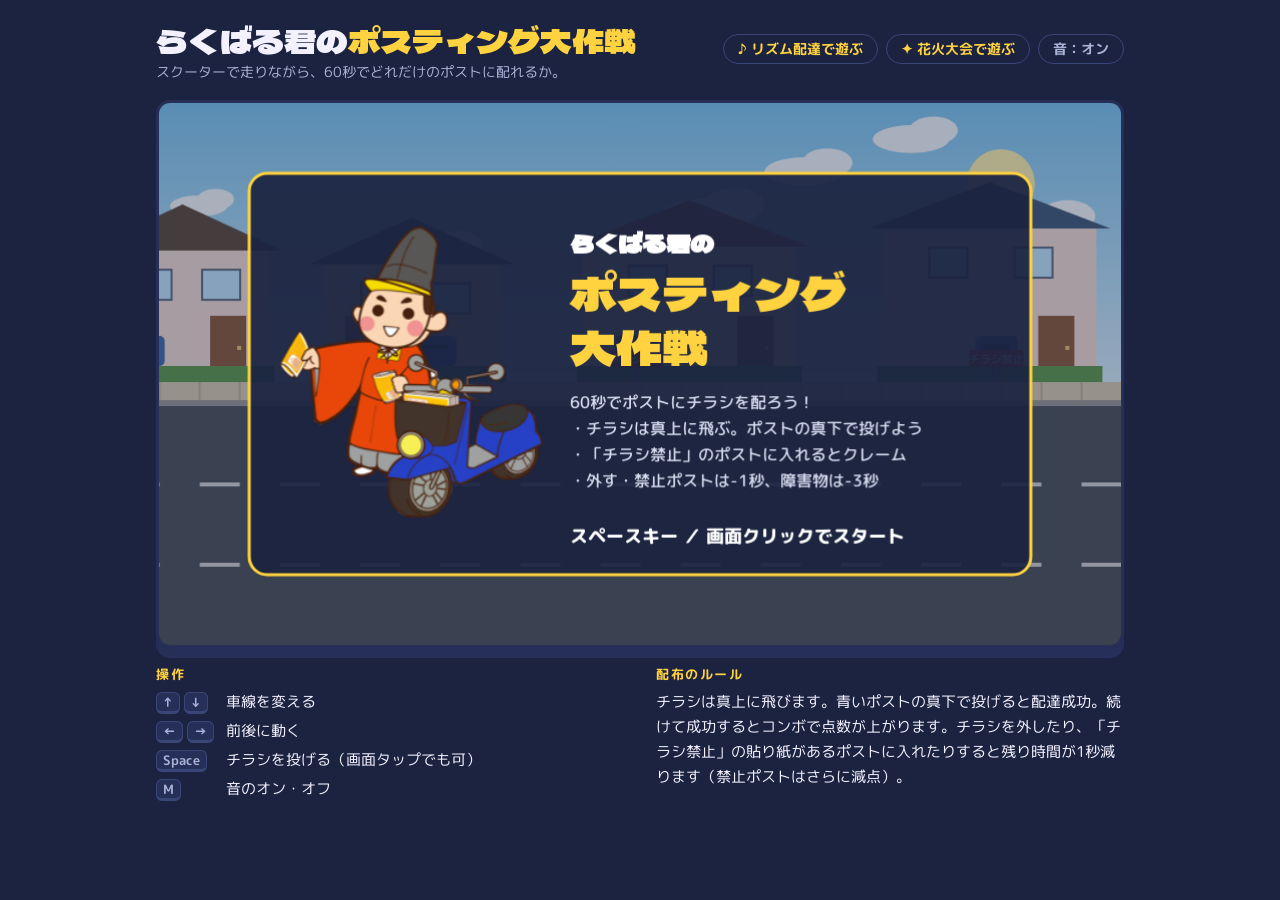
<file: index.html>
<!doctype html>
<html lang="ja">
<head>
  <meta charset="utf-8">
  <meta name="viewport" content="width=device-width, initial-scale=1, viewport-fit=cover">
  <title>らくばる君のポスティング大作戦</title>
  <meta name="claude:viewport-fit-sides" content="cover">
  <link rel="preconnect" href="https://fonts.googleapis.com">
  <link rel="preconnect" href="https://fonts.gstatic.com" crossorigin>
  <link rel="stylesheet" href="https://fonts.googleapis.com/css2?family=Dela+Gothic+One&family=M+PLUS+Rounded+1c:wght@500;700;800&display=swap">
  <link rel="stylesheet" href="style.css">
</head>
<body>
  <main class="wrap">
    <header class="top">
      <div>
        <h1>らくばる君の<span>ポスティング大作戦</span></h1>
        <p class="sub">スクーターで走りながら、60秒でどれだけのポストに配れるか。</p>
      </div>
      <div class="tools">
        <a class="other-game" href="rhythm/">♪ リズム配達で遊ぶ</a>
        <a class="other-game" href="hanabi/">✦ 花火大会で遊ぶ</a>
        <button id="mute" type="button" aria-pressed="false">音：オン</button>
      </div>
    </header>

    <div class="stage">
      <canvas id="game" width="960" height="540" tabindex="0" aria-label="ゲーム画面"></canvas>
    </div>

    <div class="pad" aria-label="操作ボタン">
      <button type="button" data-act="up" aria-label="上の車線へ">▲</button>
      <button type="button" data-act="down" aria-label="下の車線へ">▼</button>
      <button type="button" data-act="left" aria-label="左へ">◀</button>
      <button type="button" data-act="right" aria-label="右へ">▶</button>
      <button type="button" data-act="throw" class="throw">チラシを投げる</button>
    </div>

    <section class="howto">
      <div>
        <h2>操作</h2>
        <dl>
          <dt><kbd>↑</kbd> <kbd>↓</kbd></dt><dd>車線を変える</dd>
          <dt><kbd>←</kbd> <kbd>→</kbd></dt><dd>前後に動く</dd>
          <dt><kbd>Space</kbd></dt><dd>チラシを投げる（画面タップでも可）</dd>
          <dt><kbd>M</kbd></dt><dd>音のオン・オフ</dd>
        </dl>
      </div>
      <div>
        <h2>配布のルール</h2>
        <p>チラシは真上に飛びます。青いポストの真下で投げると配達成功。続けて成功するとコンボで点数が上がります。チラシを外したり、「チラシ禁止」の貼り紙があるポストに入れたりすると残り時間が1秒減ります（禁止ポストはさらに減点）。</p>
      </div>
    </section>
  </main>
  <script src="game.js"></script>
</body>
</html>
</file>
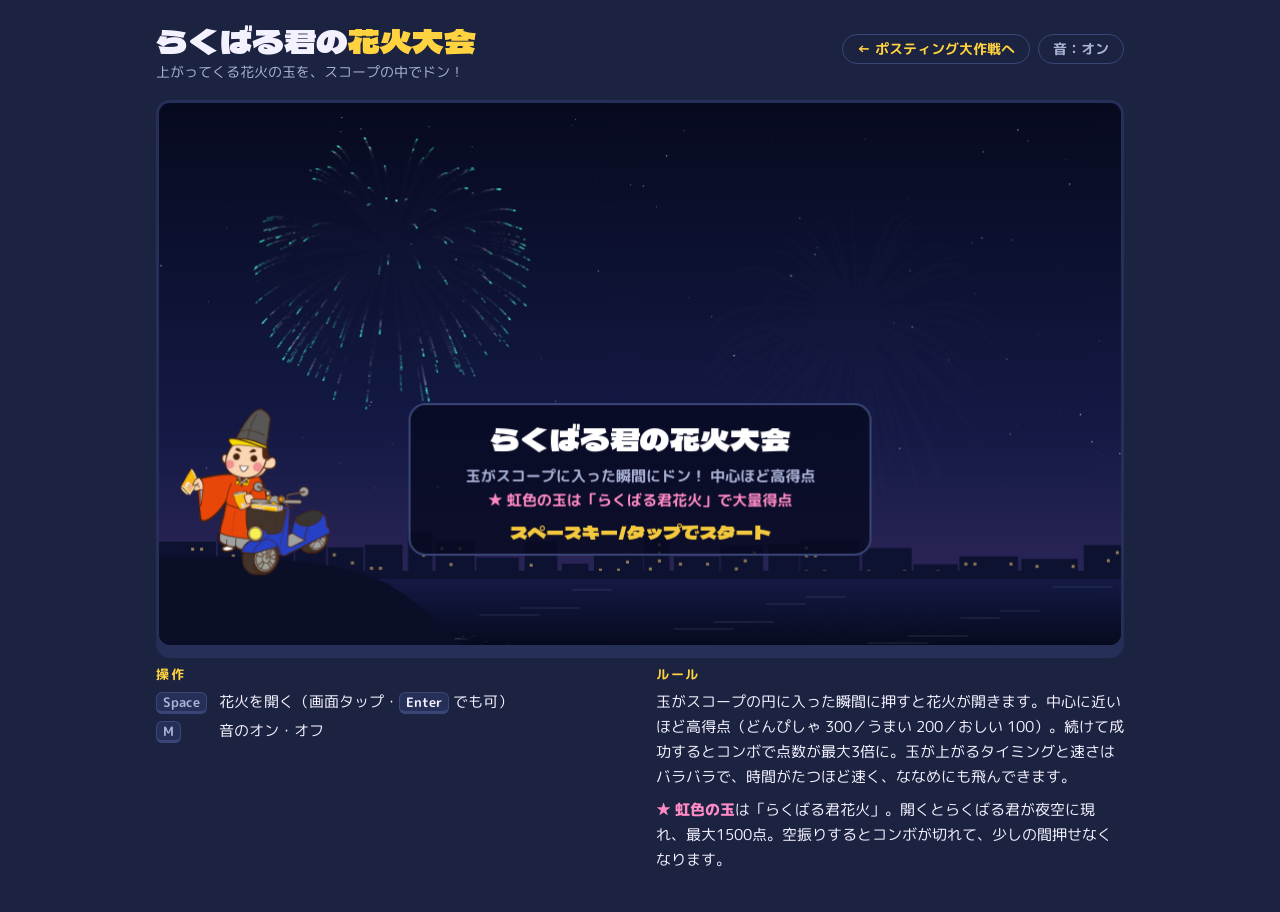
<file: hanabi/index.html>
<!doctype html>
<html lang="ja">
<head>
  <meta charset="utf-8">
  <meta name="viewport" content="width=device-width, initial-scale=1, viewport-fit=cover">
  <title>らくばる君の花火大会</title>
  <link rel="preconnect" href="https://fonts.googleapis.com">
  <link rel="preconnect" href="https://fonts.gstatic.com" crossorigin>
  <link rel="stylesheet" href="https://fonts.googleapis.com/css2?family=Dela+Gothic+One&family=M+PLUS+Rounded+1c:wght@500;700;800&display=swap">
  <link rel="stylesheet" href="style.css">
</head>
<body>
  <main class="wrap">
    <header class="top">
      <div>
        <h1>らくばる君の<span>花火大会</span></h1>
        <p class="sub">上がってくる花火の玉を、スコープの中でドン！</p>
      </div>
      <div class="tools">
        <a class="other-game" href="../">← ポスティング大作戦へ</a>
        <button id="mute" type="button" aria-pressed="false">音：オン</button>
      </div>
    </header>

    <div class="stage">
      <canvas id="game" width="960" height="540" tabindex="0" aria-label="ゲーム画面"></canvas>
    </div>

    <div class="pad" aria-label="操作ボタン">
      <button type="button" id="fire" class="fire">ドン！</button>
    </div>

    <section class="howto">
      <div>
        <h2>操作</h2>
        <dl>
          <dt><kbd>Space</kbd></dt><dd>花火を開く（画面タップ・<kbd>Enter</kbd> でも可）</dd>
          <dt><kbd>M</kbd></dt><dd>音のオン・オフ</dd>
        </dl>
      </div>
      <div>
        <h2>ルール</h2>
        <p>玉がスコープの円に入った瞬間に押すと花火が開きます。中心に近いほど高得点（どんぴしゃ 300／うまい 200／おしい 100）。続けて成功するとコンボで点数が最大3倍に。玉が上がるタイミングと速さはバラバラで、時間がたつほど速く、ななめにも飛んできます。</p>
        <p class="note"><span class="raku">★ 虹色の玉</span>は「らくばる君花火」。開くとらくばる君が夜空に現れ、最大1500点。空振りするとコンボが切れて、少しの間押せなくなります。</p>
      </div>
    </section>
  </main>
  <script src="game.js"></script>
</body>
</html>
</file>
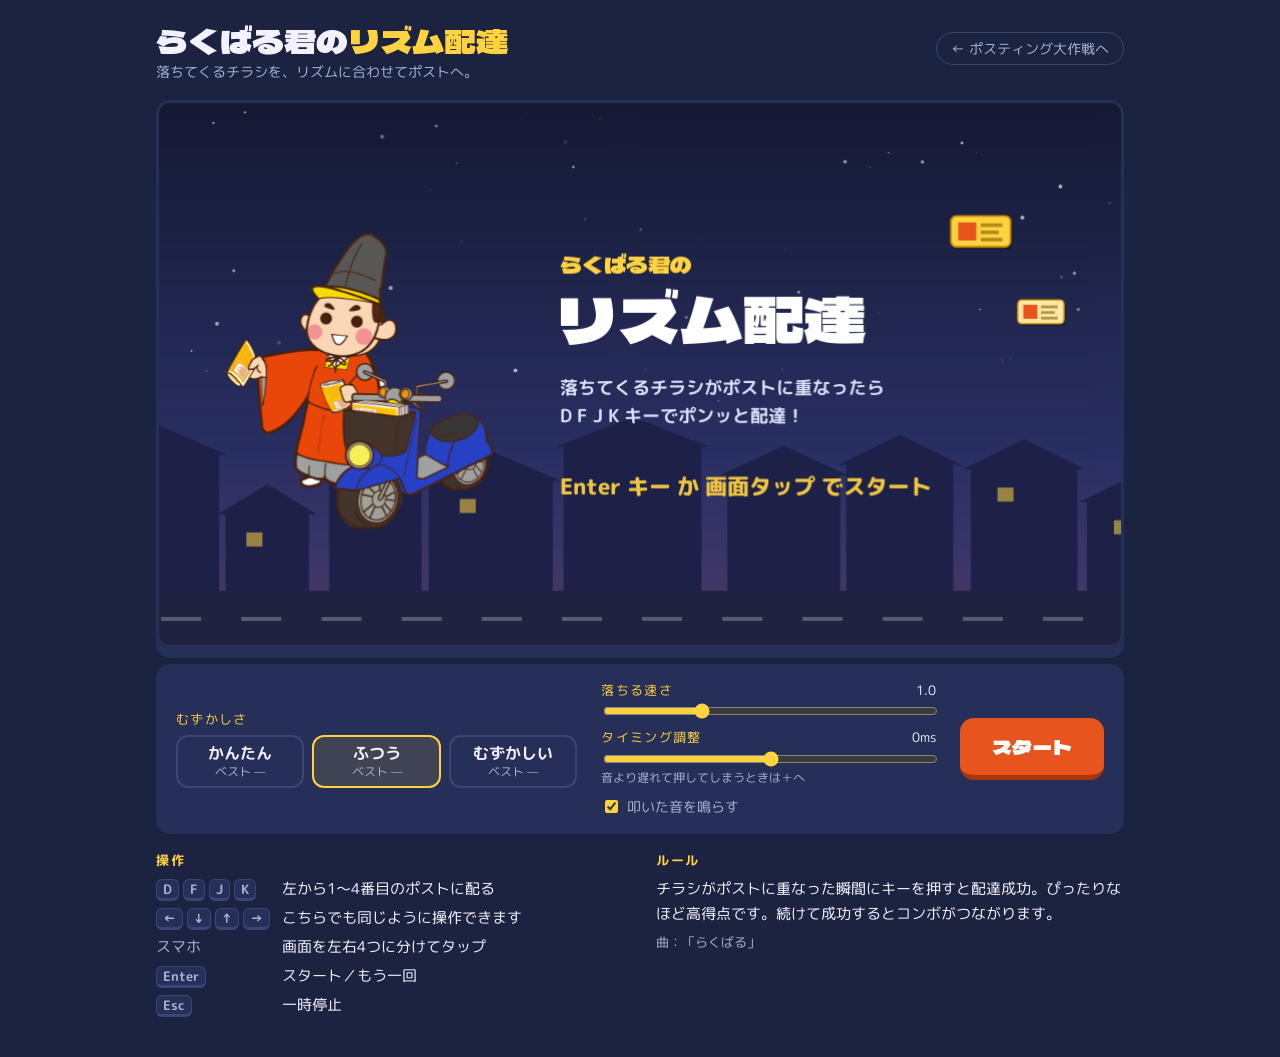
<file: rhythm/index.html>
<!doctype html>
<html lang="ja">
<head>
  <meta charset="utf-8">
  <meta name="viewport" content="width=device-width, initial-scale=1, viewport-fit=cover">
  <title>らくばる君のリズム配達</title>
  <link rel="preconnect" href="https://fonts.googleapis.com">
  <link rel="preconnect" href="https://fonts.gstatic.com" crossorigin>
  <link rel="stylesheet" href="https://fonts.googleapis.com/css2?family=Dela+Gothic+One&family=M+PLUS+Rounded+1c:wght@500;700;800&display=swap">
  <link rel="stylesheet" href="style.css">
</head>
<body>
  <main class="wrap">
    <header class="top">
      <div>
        <h1>らくばる君の<span>リズム配達</span></h1>
        <p class="sub">落ちてくるチラシを、リズムに合わせてポストへ。</p>
      </div>
      <a class="back" href="../">← ポスティング大作戦へ</a>
    </header>

    <div class="stage">
      <canvas id="game" width="960" height="540" tabindex="0" aria-label="ゲーム画面"></canvas>
    </div>

    <section class="panel" id="panel" aria-label="ゲームの設定">
      <fieldset class="diff">
        <legend>むずかしさ</legend>
        <label><input type="radio" name="diff" value="easy"><span><b>かんたん</b><small id="best-easy">ベスト —</small></span></label>
        <label><input type="radio" name="diff" value="normal" checked><span><b>ふつう</b><small id="best-normal">ベスト —</small></span></label>
        <label><input type="radio" name="diff" value="hard"><span><b>むずかしい</b><small id="best-hard">ベスト —</small></span></label>
      </fieldset>

      <div class="opts">
        <label class="opt">
          <span>落ちる速さ <output id="speed-out">1.0</output></span>
          <input type="range" id="speed" min="0.6" max="2" step="0.1" value="1">
        </label>
        <label class="opt">
          <span>タイミング調整 <output id="offset-out">0ms</output></span>
          <input type="range" id="offset" min="-200" max="200" step="10" value="0">
          <small>音より遅れて押してしまうときは＋へ</small>
        </label>
        <label class="check"><input type="checkbox" id="sfx" checked> 叩いた音を鳴らす</label>
      </div>

      <button type="button" id="start" class="start">スタート</button>
    </section>

    <section class="howto">
      <div>
        <h2>操作</h2>
        <dl>
          <dt><kbd>D</kbd> <kbd>F</kbd> <kbd>J</kbd> <kbd>K</kbd></dt><dd>左から1〜4番目のポストに配る</dd>
          <dt><kbd>←</kbd> <kbd>↓</kbd> <kbd>↑</kbd> <kbd>→</kbd></dt><dd>こちらでも同じように操作できます</dd>
          <dt>スマホ</dt><dd>画面を左右4つに分けてタップ</dd>
          <dt><kbd>Enter</kbd></dt><dd>スタート／もう一回</dd>
          <dt><kbd>Esc</kbd></dt><dd>一時停止</dd>
        </dl>
      </div>
      <div>
        <h2>ルール</h2>
        <p>チラシがポストに重なった瞬間にキーを押すと配達成功。ぴったりなほど高得点です。続けて成功するとコンボがつながります。</p>
        <p class="note">曲：「らくばる」</p>
      </div>
    </section>
  </main>

  <script src="charts.js"></script>
  <script src="game.js"></script>
</body>
</html>
</file>
<file: style.css>
/* らくばる君のポスティング大作戦 — 見た目の設定
   配色：らくばる君の装束の朱色と、チラシの黄色を夜明け前の藍色にのせる */
:root {
  --ink: #1b2340;      /* 背景の藍色 */
  --panel: #252f57;    /* 枠の色 */
  --line: #3a4677;
  --text: #f4f1ff;
  --muted: #aab3d6;
  --vermilion: #e8541e; /* らくばる君の装束 */
  --flyer: #ffd23f;     /* チラシの黄色 */
  --display: "Dela Gothic One", "M PLUS Rounded 1c", "Hiragino Sans", Meiryo, sans-serif;
  --body: "M PLUS Rounded 1c", "Hiragino Maru Gothic ProN", Meiryo, sans-serif;
  color-scheme: dark;
}

* { box-sizing: border-box; }

body {
  margin: 0;
  background: var(--ink);
  color: var(--text);
  font-family: var(--body);
  line-height: 1.7;
}

.wrap {
  max-width: 1000px;
  margin: 0 auto;
  padding-block: 20px 40px;
  padding-left: max(16px, env(safe-area-inset-left, 0px));
  padding-right: max(16px, env(safe-area-inset-right, 0px));
  display: grid;
  gap: 16px;
}

.top {
  display: flex;
  flex-wrap: wrap;
  align-items: baseline;
  justify-content: space-between;
  gap: 8px 16px;
}

h1 {
  margin: 0;
  font-family: var(--display);
  font-weight: 400;
  font-size: clamp(1.4rem, 4vw, 2rem);
  line-height: 1.25;
  text-wrap: balance;
}
h1 span { color: var(--flyer); }

.sub { margin: 0; color: var(--muted); font-size: 0.9rem; }

.stage {
  border-radius: 14px;
  overflow: hidden;
  border: 3px solid var(--panel);
  box-shadow: 0 10px 0 var(--panel);
  max-width: 100%;
}

canvas {
  display: block;
  width: 100%;
  height: auto;
  aspect-ratio: 16 / 9;
  touch-action: none;
  cursor: pointer;
  outline: none; /* クリックで入力先になったときの枠線は出さない */
}
.stage:focus-within { border-color: var(--line); }

/* スマホ用のボタン（指で操作する端末だけ表示） */
.pad {
  display: none;
  grid-template-columns: repeat(4, 1fr) 2fr;
  gap: 8px;
  user-select: none;
  -webkit-user-select: none;
}
@media (pointer: coarse) {
  .pad { display: grid; }
}
.pad button {
  font: 700 1.1rem var(--body);
  color: var(--text);
  background: var(--panel);
  border: 2px solid var(--line);
  border-radius: 12px;
  min-height: 56px;
  touch-action: manipulation;
}
.pad button:active { background: var(--line); }
.pad .throw {
  background: var(--vermilion);
  border-color: #ff8a5c;
  font-size: 1rem;
}

.tools { display: flex; gap: 8px; }
.other-game {
  font: 700 0.85rem var(--body);
  color: var(--flyer);
  text-decoration: none;
  border: 1px solid var(--line);
  border-radius: 999px;
  padding: 4px 14px;
}
.tools button {
  font: 700 0.85rem var(--body);
  color: var(--muted);
  background: transparent;
  border: 1px solid var(--line);
  border-radius: 999px;
  padding: 4px 14px;
  cursor: pointer;
}
button:focus-visible { outline: 3px solid var(--flyer); outline-offset: 2px; }

.howto {
  display: grid;
  grid-template-columns: repeat(auto-fit, minmax(240px, 1fr));
  gap: 12px 32px;
  color: var(--muted);
  font-size: 0.92rem;
}
.howto h2 {
  margin: 0 0 4px;
  font-size: 0.8rem;
  letter-spacing: 0.12em;
  color: var(--flyer);
}
.howto dl { margin: 0; display: grid; grid-template-columns: auto 1fr; gap: 4px 12px; }
.howto dt { white-space: nowrap; }
.howto dd { margin: 0; color: var(--text); }
.howto p { margin: 0; color: var(--text); }

kbd {
  font: 700 0.8rem var(--body);
  background: var(--panel);
  border: 1px solid var(--line);
  border-bottom-width: 3px;
  border-radius: 6px;
  padding: 0 6px;
}

@media (prefers-reduced-motion: reduce) {
  * { scroll-behavior: auto; }
}
</file>
<file: hanabi/style.css>
/* らくばる君の花火大会 — 見た目の設定（ポスティング大作戦と同じ配色）
   配色：らくばる君の装束の朱色と、チラシの黄色を夜明け前の藍色にのせる */
:root {
  --ink: #1b2340;      /* 背景の藍色 */
  --panel: #252f57;    /* 枠の色 */
  --line: #3a4677;
  --text: #f4f1ff;
  --muted: #aab3d6;
  --vermilion: #e8541e; /* らくばる君の装束 */
  --flyer: #ffd23f;     /* チラシの黄色 */
  --display: "Dela Gothic One", "M PLUS Rounded 1c", "Hiragino Sans", Meiryo, sans-serif;
  --body: "M PLUS Rounded 1c", "Hiragino Maru Gothic ProN", Meiryo, sans-serif;
  color-scheme: dark;
}

* { box-sizing: border-box; }

body {
  margin: 0;
  background: var(--ink);
  color: var(--text);
  font-family: var(--body);
  line-height: 1.7;
}

.wrap {
  max-width: 1000px;
  margin: 0 auto;
  padding-block: 20px 40px;
  padding-left: max(16px, env(safe-area-inset-left, 0px));
  padding-right: max(16px, env(safe-area-inset-right, 0px));
  display: grid;
  gap: 16px;
}

.top {
  display: flex;
  flex-wrap: wrap;
  align-items: baseline;
  justify-content: space-between;
  gap: 8px 16px;
}

h1 {
  margin: 0;
  font-family: var(--display);
  font-weight: 400;
  font-size: clamp(1.4rem, 4vw, 2rem);
  line-height: 1.25;
  text-wrap: balance;
}
h1 span { color: var(--flyer); }

.sub { margin: 0; color: var(--muted); font-size: 0.9rem; }

.stage {
  border-radius: 14px;
  overflow: hidden;
  border: 3px solid var(--panel);
  box-shadow: 0 10px 0 var(--panel);
  max-width: 100%;
}

canvas {
  display: block;
  width: 100%;
  height: auto;
  aspect-ratio: 16 / 9;
  touch-action: none;
  cursor: pointer;
  outline: none; /* クリックで入力先になったときの枠線は出さない */
}
.stage:focus-within { border-color: var(--line); }

/* スマホ用のボタン（指で操作する端末だけ表示） */
.pad {
  display: none;
  grid-template-columns: 1fr;
  gap: 8px;
  user-select: none;
  -webkit-user-select: none;
}
@media (pointer: coarse) {
  .pad { display: grid; }
}
.pad button {
  font: 700 1.1rem var(--body);
  color: var(--text);
  background: var(--panel);
  border: 2px solid var(--line);
  border-radius: 12px;
  min-height: 56px;
  touch-action: manipulation;
}
.pad button:active { background: var(--line); }
.pad .fire {
  min-height: 72px;
  font-family: var(--display);
  font-weight: 400;
  font-size: 1.5rem !important;
  background: var(--vermilion);
  border-color: #ff8a5c;
  font-size: 1rem;
}

.tools { display: flex; gap: 8px; }
.other-game {
  font: 700 0.85rem var(--body);
  color: var(--flyer);
  text-decoration: none;
  border: 1px solid var(--line);
  border-radius: 999px;
  padding: 4px 14px;
}
.tools button {
  font: 700 0.85rem var(--body);
  color: var(--muted);
  background: transparent;
  border: 1px solid var(--line);
  border-radius: 999px;
  padding: 4px 14px;
  cursor: pointer;
}
button:focus-visible { outline: 3px solid var(--flyer); outline-offset: 2px; }

.howto {
  display: grid;
  grid-template-columns: repeat(auto-fit, minmax(240px, 1fr));
  gap: 12px 32px;
  color: var(--muted);
  font-size: 0.92rem;
}
.howto h2 {
  margin: 0 0 4px;
  font-size: 0.8rem;
  letter-spacing: 0.12em;
  color: var(--flyer);
}
.howto dl { margin: 0; display: grid; grid-template-columns: auto 1fr; gap: 4px 12px; }
.howto dt { white-space: nowrap; }
.howto dd { margin: 0; color: var(--text); }
.howto p { margin: 0; color: var(--text); }

kbd {
  font: 700 0.8rem var(--body);
  background: var(--panel);
  border: 1px solid var(--line);
  border-bottom-width: 3px;
  border-radius: 6px;
  padding: 0 6px;
}

@media (prefers-reduced-motion: reduce) {
  * { scroll-behavior: auto; }
}

.howto .note { margin-top: 8px; }
.howto .raku { color: #ff8ac6; font-weight: 800; }
</file>
<file: rhythm/style.css>
/* らくばる君のリズム配達 — 見た目の設定
   配色は「ポスティング大作戦」とそろえて、藍色の夜道に朱色とチラシの黄色 */
:root {
  --ink: #1b2340;
  --panel: #252f57;
  --line: #3a4677;
  --text: #f4f1ff;
  --muted: #aab3d6;
  --vermilion: #e8541e;
  --flyer: #ffd23f;
  --display: "Dela Gothic One", "M PLUS Rounded 1c", "Hiragino Sans", Meiryo, sans-serif;
  --body: "M PLUS Rounded 1c", "Hiragino Maru Gothic ProN", Meiryo, sans-serif;
  color-scheme: dark;
}

* { box-sizing: border-box; }

body {
  margin: 0;
  background: var(--ink);
  color: var(--text);
  font-family: var(--body);
  line-height: 1.7;
}

.wrap {
  max-width: 1000px;
  margin: 0 auto;
  padding-block: 20px 40px;
  padding-left: max(16px, env(safe-area-inset-left, 0px));
  padding-right: max(16px, env(safe-area-inset-right, 0px));
  display: grid;
  gap: 16px;
}

.top {
  display: flex;
  flex-wrap: wrap;
  align-items: baseline;
  justify-content: space-between;
  gap: 8px 16px;
}

h1 {
  margin: 0;
  font-family: var(--display);
  font-weight: 400;
  font-size: clamp(1.4rem, 4vw, 2rem);
  line-height: 1.25;
}
h1 span { color: var(--flyer); }
.sub { margin: 0; color: var(--muted); font-size: 0.9rem; }

.back {
  color: var(--muted);
  font-size: 0.85rem;
  text-decoration: none;
  border: 1px solid var(--line);
  border-radius: 999px;
  padding: 4px 14px;
}
.back:hover { color: var(--text); }

.stage {
  border-radius: 14px;
  overflow: hidden;
  border: 3px solid var(--panel);
  box-shadow: 0 10px 0 var(--panel);
}

canvas {
  display: block;
  width: 100%;
  height: auto;
  aspect-ratio: 16 / 9;
  touch-action: none;
  cursor: pointer;
  outline: none;
  user-select: none;
  -webkit-user-select: none;
  -webkit-tap-highlight-color: transparent;
}

/* 設定パネル */
.panel {
  display: grid;
  grid-template-columns: 1.2fr 1fr auto;
  gap: 16px 24px;
  align-items: center;
  background: var(--panel);
  border-radius: 14px;
  padding: 16px 20px;
}
.panel.playing { opacity: 0.45; pointer-events: none; }
@media (max-width: 760px) {
  .panel { grid-template-columns: 1fr; }
}

.diff { border: 0; margin: 0; padding: 0; display: flex; gap: 8px; flex-wrap: wrap; }
.diff legend, .opt > span {
  font-size: 0.8rem;
  letter-spacing: 0.1em;
  color: var(--flyer);
  padding: 0;
  margin-bottom: 4px;
}
.diff label { flex: 1 1 0; min-width: 0; cursor: pointer; }
.diff input { position: absolute; opacity: 0; pointer-events: none; }
.diff label span {
  display: grid;
  text-align: center;
  border: 2px solid var(--line);
  border-radius: 12px;
  padding: 6px 8px;
  line-height: 1.35;
}
.diff b { font-size: 1rem; white-space: nowrap; }
@media (max-width: 420px) { .diff b { font-size: 0.9rem; } .diff label span { padding: 6px 4px; } }
.diff small { color: var(--muted); font-size: 0.75rem; font-variant-numeric: tabular-nums; }
.diff input:checked + span { border-color: var(--flyer); background: rgba(255, 210, 63, 0.12); }
.diff input:focus-visible + span { outline: 3px solid var(--flyer); outline-offset: 2px; }

.opts { display: grid; gap: 6px; }
.opt { display: grid; font-size: 0.85rem; }
.opt > span { display: flex; justify-content: space-between; margin: 0; }
.opt output { color: var(--text); font-variant-numeric: tabular-nums; letter-spacing: 0; }
.opt small { color: var(--muted); font-size: 0.72rem; }
.opt input { accent-color: var(--flyer); width: 100%; }
.check { font-size: 0.85rem; color: var(--muted); display: flex; gap: 6px; align-items: center; }
.check input { accent-color: var(--flyer); }

.start {
  font: 400 1.25rem var(--display);
  color: #fff;
  background: var(--vermilion);
  border: 0;
  border-bottom: 5px solid #a83510;
  border-radius: 14px;
  padding: 14px 32px;
  cursor: pointer;
  touch-action: manipulation;
}
.start:active { transform: translateY(3px); border-bottom-width: 2px; }
button:focus-visible { outline: 3px solid var(--flyer); outline-offset: 2px; }

.howto {
  display: grid;
  grid-template-columns: repeat(auto-fit, minmax(260px, 1fr));
  gap: 12px 32px;
  color: var(--muted);
  font-size: 0.92rem;
}
.howto h2 { margin: 0 0 4px; font-size: 0.8rem; letter-spacing: 0.12em; color: var(--flyer); }
.howto dl { margin: 0; display: grid; grid-template-columns: auto 1fr; gap: 4px 12px; }
.howto dt { white-space: nowrap; }
.howto dd { margin: 0; color: var(--text); }
.howto p { margin: 0 0 6px; color: var(--text); }
.howto .note { color: var(--muted); font-size: 0.8rem; }

kbd {
  font: 700 0.8rem var(--body);
  background: var(--panel);
  border: 1px solid var(--line);
  border-bottom-width: 3px;
  border-radius: 6px;
  padding: 0 6px;
}
</file>
